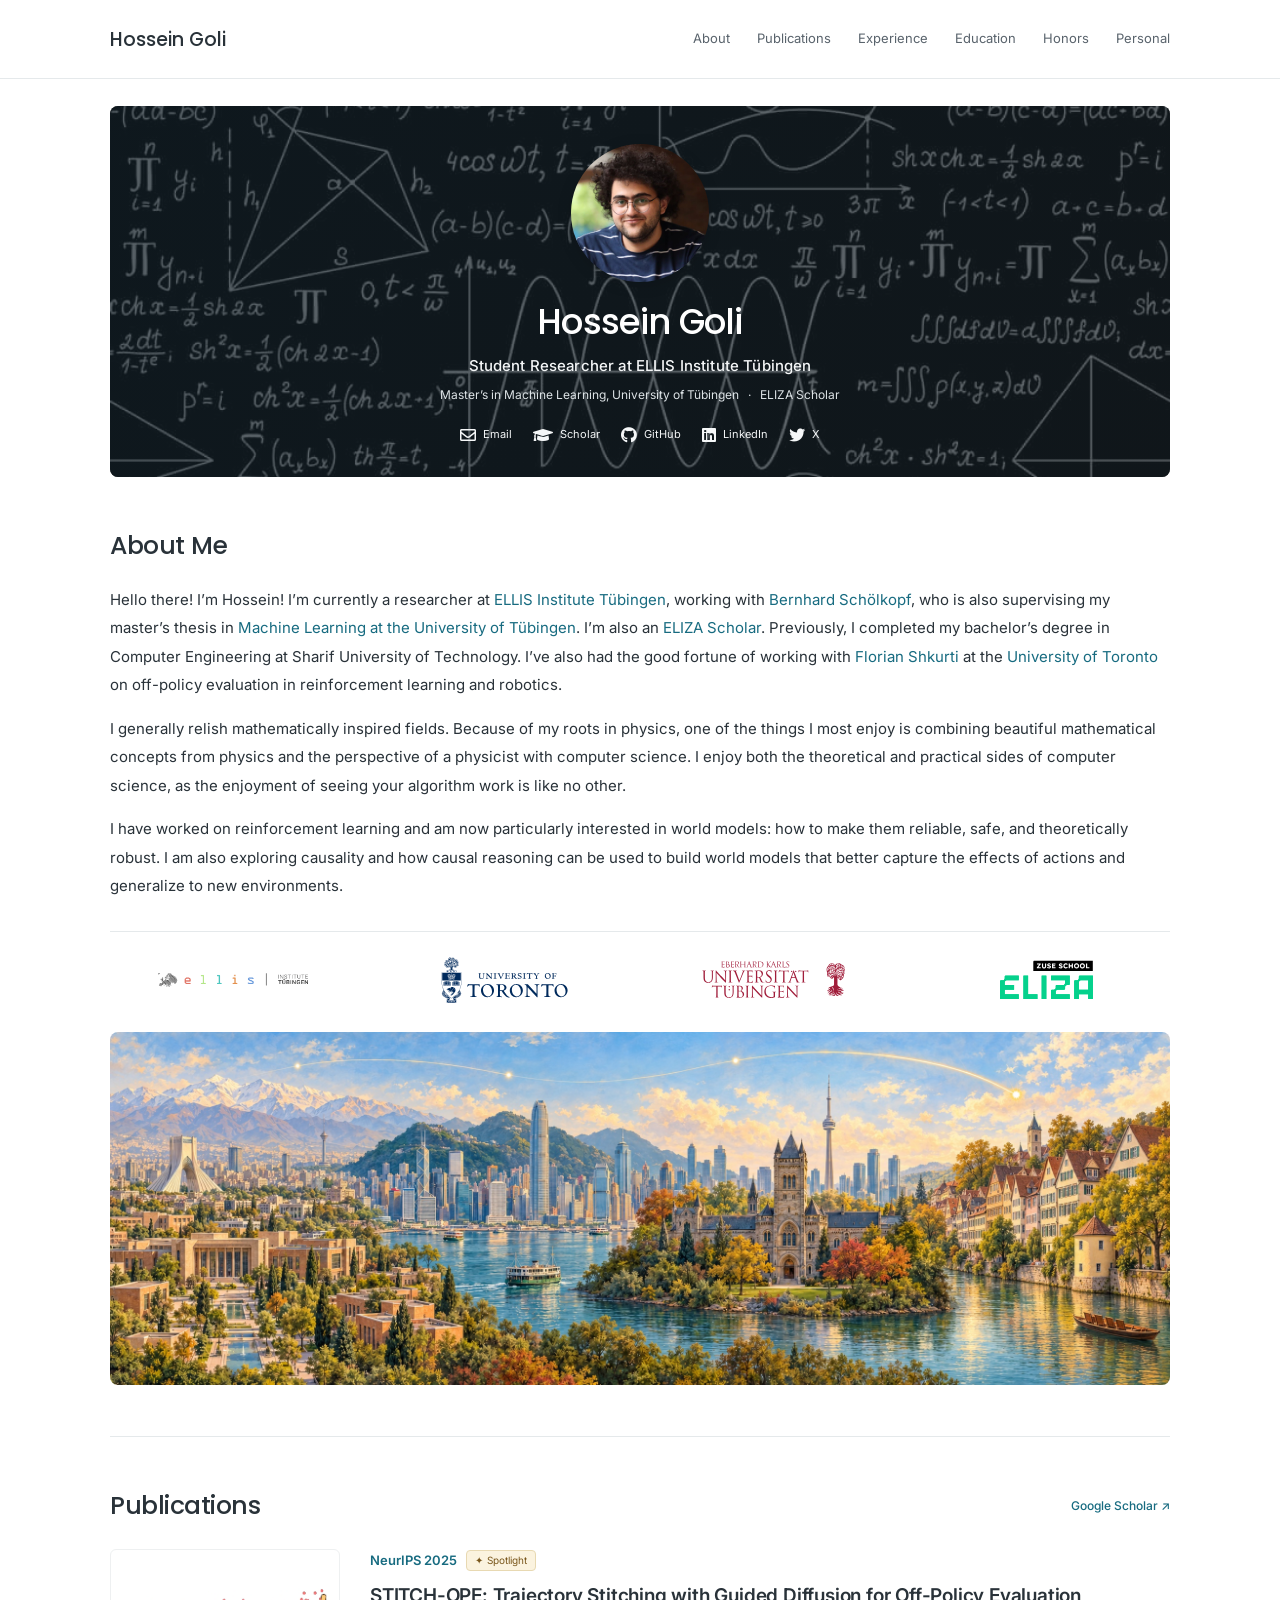
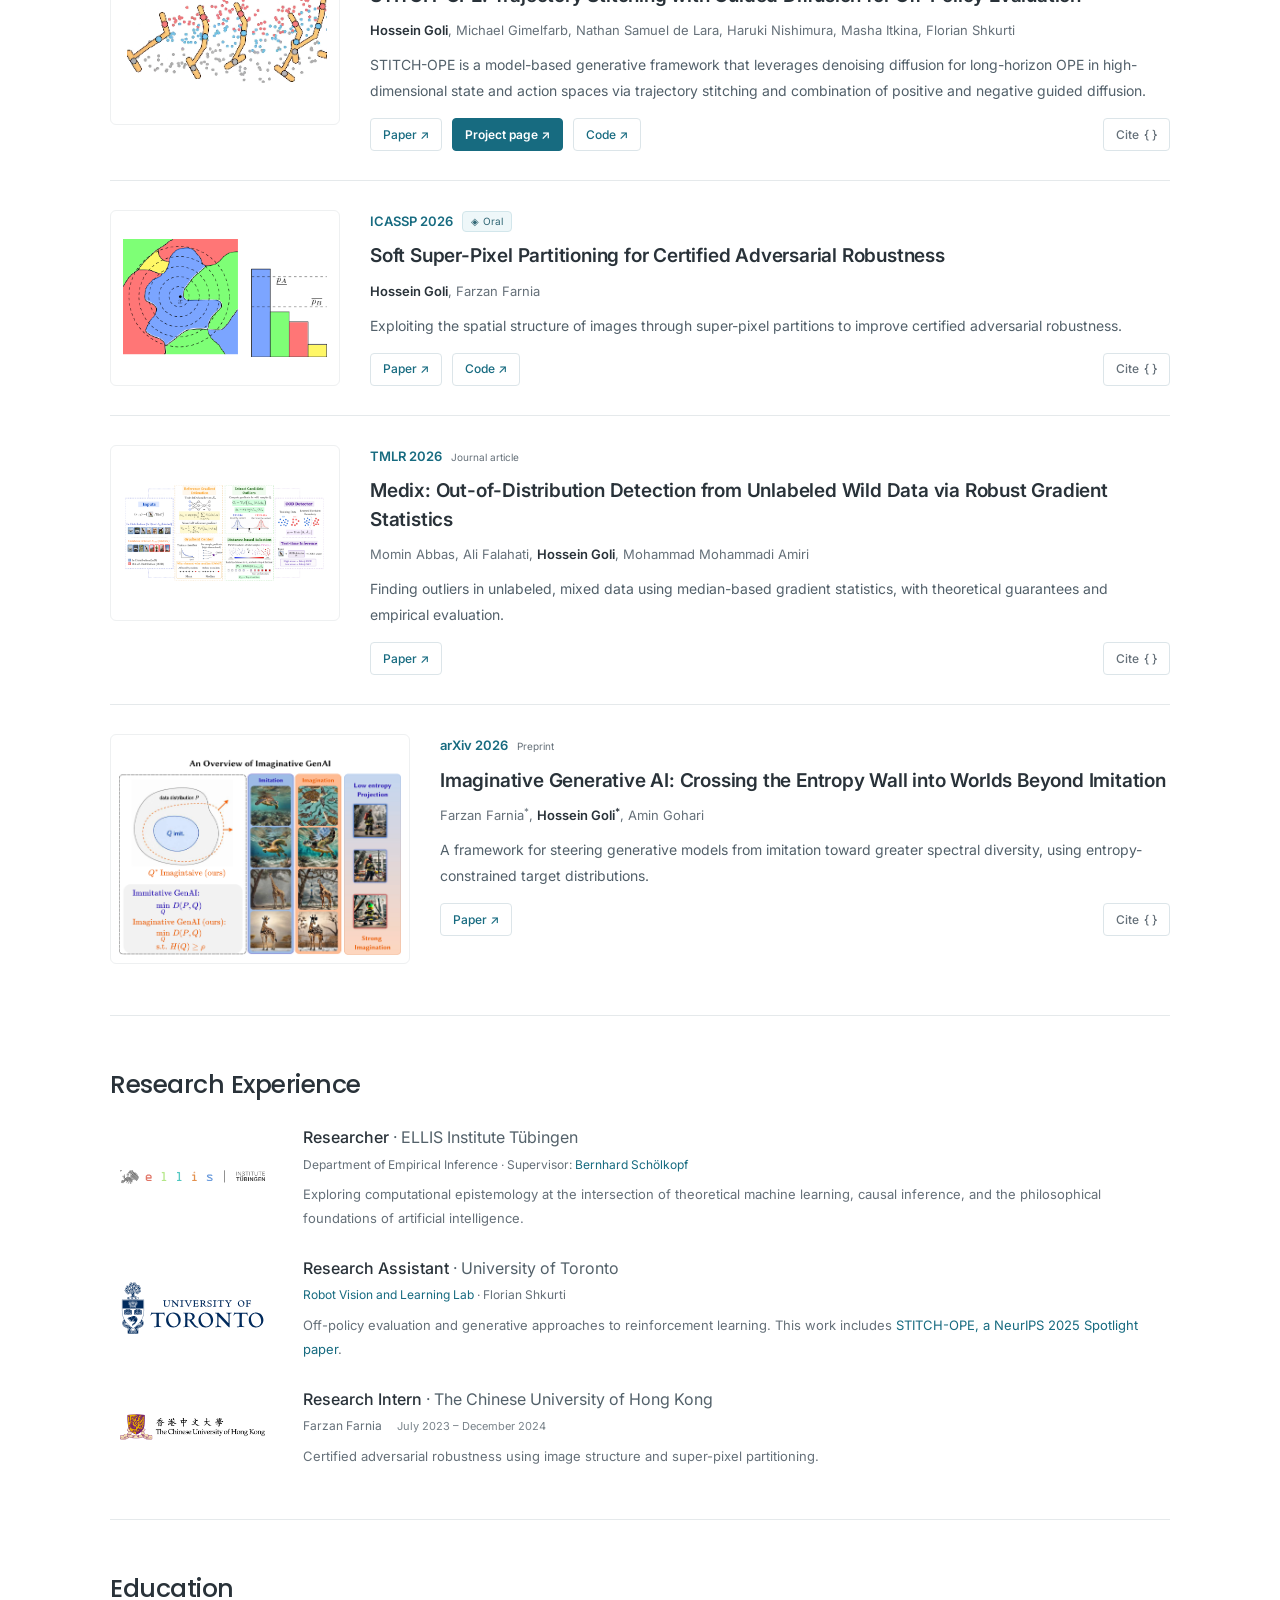
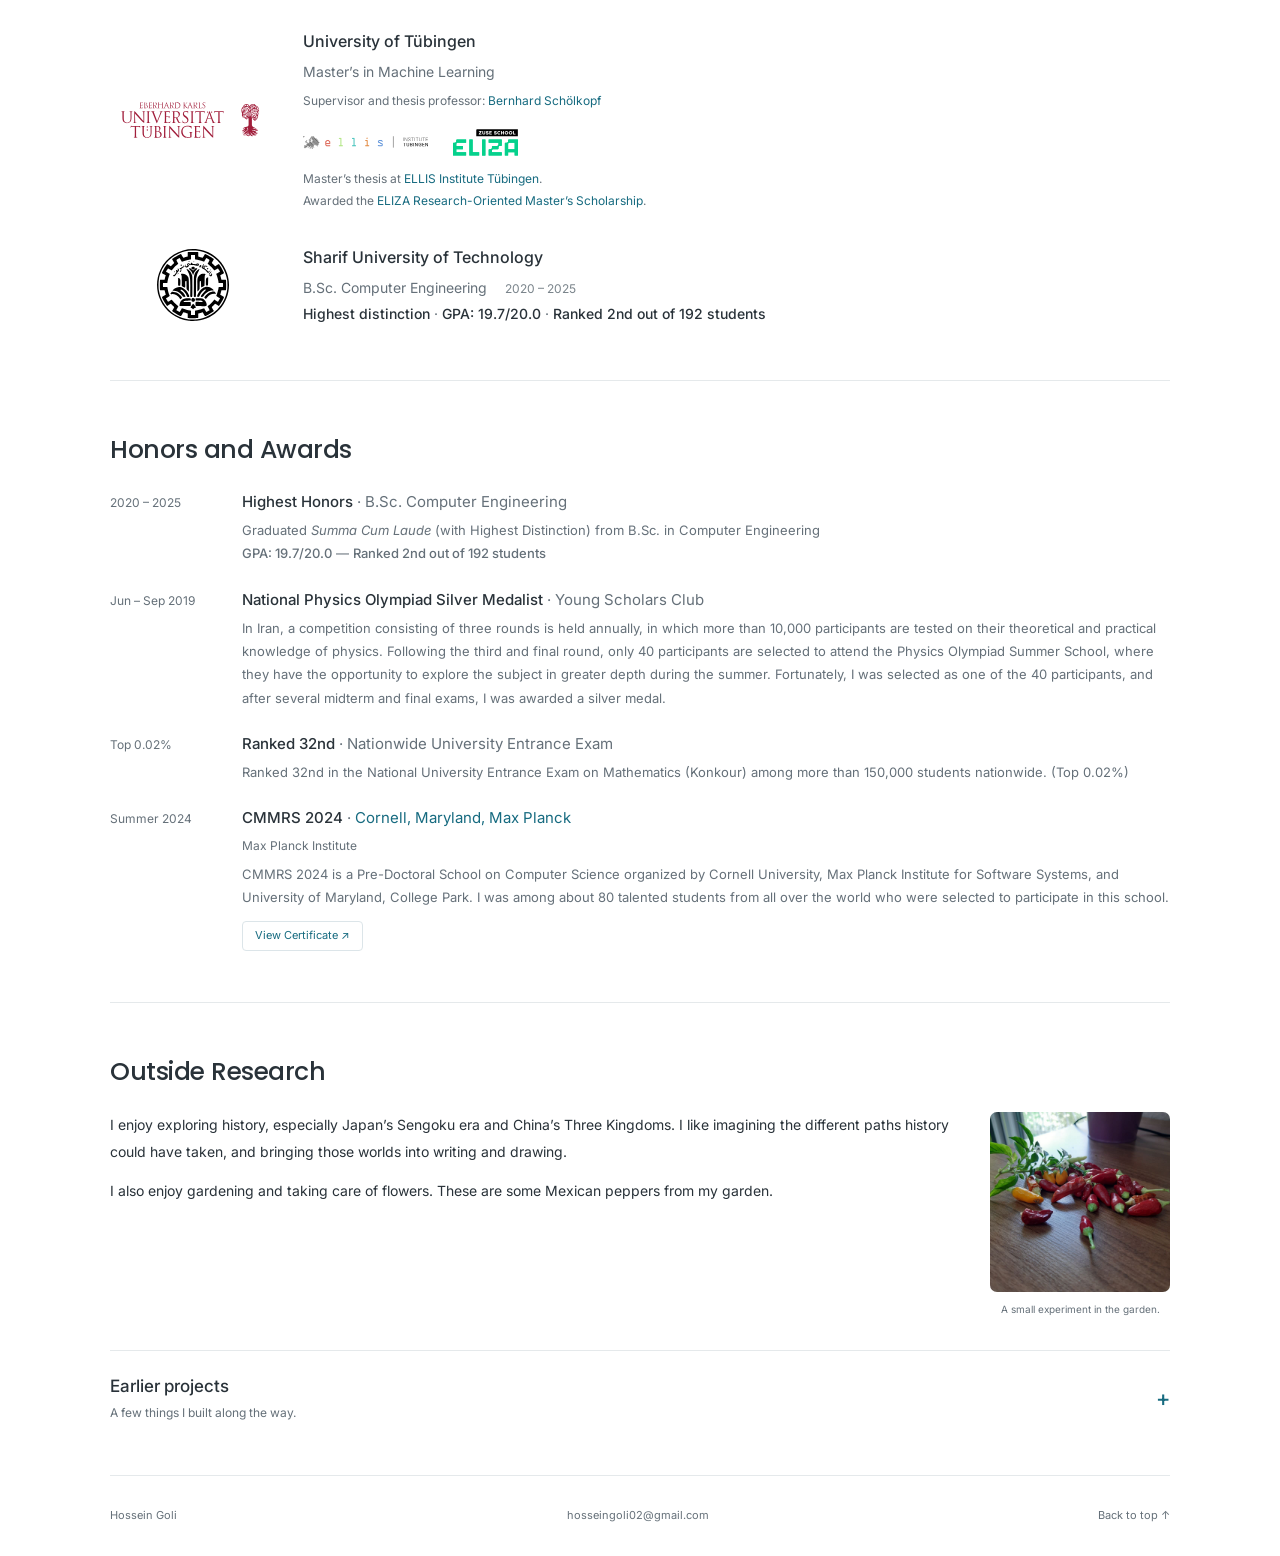
<file: index.html>
<!doctype html>
<html lang="en">
<head>
  <meta charset="utf-8">
  <meta name="viewport" content="width=device-width, initial-scale=1">
  <meta name="google-site-verification" content="JiIGxgBzDaIIcheO_4Y36lneiAfvYc4C6BI2XhHV5xU">
  <meta name="description" content="Hossein Goli —  researcher at ELLIS Institute Tübingen, exploring world models, causal reasoning, and reinforcement learning.">
  <meta name="theme-color" content="#ffffff">
  <meta property="og:title" content="Hossein Goli — Personal Website">
  <meta property="og:description" content="Hossein Goli — student researcher at ELLIS Institute Tübingen, exploring world models, causal reasoning, and reinforcement learning.">
  <meta property="og:type" content="website">
  <meta property="og:url" content="https://hgoli02.github.io/">
  <meta property="og:image" content="https://hgoli02.github.io/images/hossein-goli.jpeg">
  <link rel="canonical" href="https://hgoli02.github.io/">
  <title>Hossein Goli — Personal Website</title>
  <link rel="icon" type="image/svg+xml" href="images/favicon.svg?v=3">
  <link rel="preconnect" href="https://fonts.googleapis.com">
  <link rel="preconnect" href="https://fonts.gstatic.com" crossorigin>
  <link href="https://fonts.googleapis.com/css2?family=Inter:wght@400;500;600;700&family=Poppins:wght@400;500;600&display=swap" rel="stylesheet">
  <link rel="stylesheet" href="css/font-awesome/css/all.min.css">
  <link rel="stylesheet" href="css/main.css">
  <script src="scripts/design-mode.js"></script>
  <link rel="stylesheet" href="css/design-variants.css">
  <script src="scripts/main.js?v=2" defer></script>
</head>
<body id="top">
  <a class="skip-link" href="#main">Skip to content</a>
  <header class="site-header"><div class="header-inner shell">
    <a class="wordmark" href="#top">Hossein Goli</a>
    <nav class="site-nav" id="site-nav" aria-label="Main navigation"><a href="#about">About</a><a href="#publications">Publications</a><a href="#experience">Experience</a><a href="#background">Education</a><a href="#honors">Honors</a><a href="#hobbies">Personal</a></nav>
    <button class="menu-toggle" type="button" aria-expanded="false" aria-controls="site-nav" aria-label="Open navigation"><span></span><span></span></button>
  </div></header>
  <main id="main" class="shell">
    <section class="hero" id="intro" aria-labelledby="hero-title">
      <div class="hero-content">
        <img class="portrait" src="images/hossein-goli.jpeg" width="144" height="144" alt="Hossein Goli" fetchpriority="high">
        <h1 id="hero-title">Hossein Goli</h1>
        <p class="hero-subtitle"><a href="https://tuebingen.ellis.eu/en" target="_blank" rel="noopener">Student Researcher at ELLIS Institute Tübingen</a></p>
        <p class="hero-study">Master’s in Machine Learning, University of Tübingen <span aria-hidden="true">·</span> ELIZA Scholar</p>
        <nav class="social-links" aria-label="Contact and profile links">
          <a href="mailto:hosseingoli02@gmail.com"><i class="far fa-envelope" aria-hidden="true"></i><span>Email</span></a>
          <a href="https://scholar.google.com/citations?user=M0LAA-oAAAAJ&amp;hl=en" target="_blank" rel="noopener"><i class="fas fa-graduation-cap" aria-hidden="true"></i><span>Scholar</span></a>
          <a href="https://github.com/hgoli02" target="_blank" rel="noopener"><i class="fab fa-github" aria-hidden="true"></i><span>GitHub</span></a>
          <a href="https://www.linkedin.com/in/hosseingoli/" target="_blank" rel="noopener"><i class="fab fa-linkedin" aria-hidden="true"></i><span>LinkedIn</span></a>
          <a href="https://x.com/HogoGoli" target="_blank" rel="me noopener"><i class="fab fa-twitter" aria-hidden="true"></i><span>X</span></a>
        </nav>
      </div>
    </section>
    <section class="about-section section" id="about" aria-labelledby="about-title">
      <h2 id="about-title">About Me</h2>
<p>
  Hello there! I’m Hossein! I’m currently a researcher at
  <a href="https://tuebingen.ellis.eu/en" target="_blank" rel="noopener">ELLIS Institute Tübingen</a>,
  working with
  <a href="https://tuebingen.ellis.eu/en/people/bernhard-scholkopf" target="_blank" rel="noopener">Bernhard Schölkopf</a>,
  who is also supervising my master’s thesis in
  <a href="https://uni-tuebingen.de/en/140323" target="_blank" rel="noopener">Machine Learning at the University of Tübingen</a>.
  I’m also an <a href="https://eliza.school/" target="_blank" rel="noopener">ELIZA Scholar</a>.
  Previously, I completed my bachelor’s degree in Computer Engineering at Sharif University of Technology.
  I’ve also had the good fortune of working with
  <a href="https://www.cs.toronto.edu/~florian/" target="_blank" rel="noopener">Florian Shkurti</a>
  at the <a href="https://www.utoronto.ca/" target="_blank" rel="noopener">University of Toronto</a>
  on off-policy evaluation in reinforcement learning and robotics.
</p>      <p>I generally relish mathematically inspired fields. Because of my roots in physics, one of the things I most enjoy is combining beautiful mathematical concepts from physics and the perspective of a physicist with computer science. I enjoy both the theoretical and practical sides of computer science, as the enjoyment of seeing your algorithm work is like no other.</p>
      <p>I have worked on reinforcement learning and am now particularly interested in world models: how to make them reliable, safe, and theoretically robust. I am also exploring causality and how causal reasoning can be used to build world models that better capture the effects of actions and generalize to new environments.</p>
      <div class="affiliation-logos" aria-label="Research, education, and scholarship affiliations">
        <a href="https://tuebingen.ellis.eu/en" target="_blank" rel="noopener"><img src="images/affiliations/ellis-institute.webp" alt="ELLIS Institute Tübingen" width="150" height="48"></a>
        <a href="https://www.utoronto.ca/" target="_blank" rel="noopener"><img src="images/affiliations/university-toronto.svg" alt="University of Toronto" width="150" height="48"></a>
        <a href="https://uni-tuebingen.de/en/140323" target="_blank" rel="noopener"><img src="images/affiliations/university-tuebingen.svg" alt="University of Tübingen" width="150" height="48"></a>
        <a href="https://eliza.school/" target="_blank" rel="noopener"><img src="images/affiliations/eliza.svg" alt="Zuse School ELIZA" width="150" height="48"></a>
      </div>
      <figure class="journey-panorama">
        <a href="images/research-journey.jpg" target="_blank" rel="noopener" aria-label="View the research journey illustration at full size"><img src="images/research-journey.jpg" width="2172" height="724" alt="A painted journey from Tehran and Sharif through Hong Kong and the University of Toronto to Tübingen’s Neckarfront, linked by a delicate golden trail across the sky." loading="lazy" decoding="async"></a>
      </figure>
    </section>
    <section class="research-section section" id="publications" aria-labelledby="research-title">
      <div class="section-heading"><h2 id="research-title">Publications</h2><a class="text-link" href="https://scholar.google.com/citations?user=M0LAA-oAAAAJ&amp;hl=en" target="_blank" rel="noopener">Google Scholar ↗</a></div>
      <div class="paper-list">
        <article class="paper paper-featured" id="stitch-ope" aria-labelledby="stitch-title">
          <a class="paper-visual" href="https://stitch-ope.github.io/" target="_blank" rel="noopener" aria-label="STITCH-OPE project page"><span class="paper-number" aria-hidden="true">01</span><img src="images/r2.png" width="480" height="275" alt="Guided diffusion joining partial trajectories into longer trajectories" loading="lazy"><span class="visual-caption">GUIDED DIFFUSION × POLICY EVALUATION</span></a>
          <div class="paper-content"><div class="paper-meta"><span class="venue">NeurIPS 2025</span><span class="distinction"><span aria-hidden="true">✦</span> Spotlight</span></div><h3 id="stitch-title"><a href="https://arxiv.org/abs/2505.20781" target="_blank" rel="noopener">STITCH-OPE: Trajectory Stitching with Guided Diffusion for Off-Policy Evaluation</a></h3><p class="authors"><strong>Hossein Goli</strong>, Michael Gimelfarb, Nathan Samuel de Lara, Haruki Nishimura, Masha Itkina, Florian Shkurti</p><p class="paper-summary">STITCH-OPE is a model-based generative framework that leverages denoising diffusion for long-horizon OPE in high-dimensional state and action spaces via trajectory stitching and combination of positive and negative guided diffusion.</p><div class="paper-links"><a href="https://arxiv.org/abs/2505.20781" target="_blank" rel="noopener">Paper ↗</a><a class="project-page-link" href="https://stitch-ope.github.io/" target="_blank" rel="noopener">Project page ↗</a><a href="https://github.com/STITCH-OPE/stitch-ope" target="_blank" rel="noopener">Code ↗</a><button class="cite-button" type="button" data-citation="stitch">Cite <span aria-hidden="true">{ }</span></button></div></div>
        </article>
        <article class="paper" id="soft-superpixels" aria-labelledby="robustness-title">
          <a class="paper-visual" href="https://www.cmsworkshops.com/ICASSP2026/view_paper.php?PaperNum=15790&amp;bare=1" target="_blank" rel="noopener" aria-label="Soft Super-Pixel Partitioning ICASSP paper"><span class="paper-number" aria-hidden="true">02</span><img src="images/r1.png" width="480" height="275" alt="Partition-based smoothing illustration with superpixel regions and robustness bounds" loading="lazy"><span class="visual-caption">SPATIAL STRUCTURE × CERTIFIED ROBUSTNESS</span></a>
          <div class="paper-content"><div class="paper-meta"><span class="venue">ICASSP 2026</span><span class="distinction distinction-oral"><span aria-hidden="true">◈</span> Oral</span></div><h3 id="robustness-title"><a href="https://www.cmsworkshops.com/ICASSP2026/view_paper.php?PaperNum=15790&amp;bare=1" target="_blank" rel="noopener">Soft Super-Pixel Partitioning for Certified Adversarial Robustness</a></h3><p class="authors"><strong>Hossein Goli</strong>, Farzan Farnia</p><p class="paper-summary">Exploiting the spatial structure of images through super-pixel partitions to improve certified adversarial robustness.</p><div class="paper-links"><a href="https://www.cmsworkshops.com/ICASSP2026/view_paper.php?PaperNum=15790&amp;bare=1" target="_blank" rel="noopener">Paper ↗</a><a href="https://github.com/hgoli02/SoftSuperpixels" target="_blank" rel="noopener">Code ↗</a><button class="cite-button" type="button" data-citation="superpixels">Cite <span aria-hidden="true">{ }</span></button></div></div>
        </article>
        <article class="paper" id="medix" aria-labelledby="medix-title">
          <a class="paper-visual" href="https://arxiv.org/abs/2510.06505" target="_blank" rel="noopener" aria-label="Read Medix"><span class="paper-number" aria-hidden="true">03</span><img src="images/medix-teaser.png" width="2744" height="1302" alt="Medix pipeline: reference gradients, robust median statistics, candidate outliers, and an out-of-distribution detector" loading="lazy"><span class="visual-caption">ROBUST STATISTICS × OOD DETECTION</span></a>
          <div class="paper-content"><div class="paper-meta"><span class="venue">TMLR 2026</span><span class="paper-type">Journal article</span></div><h3 id="medix-title"><a href="https://arxiv.org/abs/2510.06505" target="_blank" rel="noopener">Medix: Out-of-Distribution Detection from Unlabeled Wild Data via Robust Gradient Statistics</a></h3><p class="authors">Momin Abbas, Ali Falahati, <strong>Hossein Goli</strong>, Mohammad Mohammadi Amiri</p><p class="paper-summary">Finding outliers in unlabeled, mixed data using median-based gradient statistics, with theoretical guarantees and empirical evaluation.</p><div class="paper-links"><a href="https://arxiv.org/abs/2510.06505" target="_blank" rel="noopener">Paper ↗</a><button class="cite-button" type="button" data-citation="medix">Cite <span aria-hidden="true">{ }</span></button></div></div>
        </article>
        <article class="paper paper-wide-visual" id="imaginative-ai" aria-labelledby="imaginative-title">
          <a class="paper-visual" href="https://arxiv.org/abs/2608.09385" target="_blank" rel="noopener" aria-label="Read Imaginative Generative AI"><span class="paper-number" aria-hidden="true">04</span><img src="images/imaginative-ai-teaser.png" width="1225" height="920" alt="Imaginative Generative AI framework comparing imitation, imagination, and diversity in generated images" loading="lazy"><span class="visual-caption">GENERATIVE MODELS × SPECTRAL DIVERSITY</span></a>
          <div class="paper-content"><div class="paper-meta"><span class="venue">arXiv 2026</span><span class="paper-type">Preprint</span></div><h3 id="imaginative-title"><a href="https://arxiv.org/abs/2608.09385" target="_blank" rel="noopener">Imaginative Generative AI: Crossing the Entropy Wall into Worlds Beyond Imitation</a></h3><p class="authors">Farzan Farnia<sup>*</sup>, <strong>Hossein Goli<sup>*</sup></strong>, Amin Gohari</p><p class="paper-summary">A framework for steering generative models from imitation toward greater spectral diversity, using entropy-constrained target distributions.</p><div class="paper-links"><a href="https://arxiv.org/abs/2608.09385" target="_blank" rel="noopener">Paper ↗</a><button class="cite-button" type="button" data-citation="imaginative">Cite <span aria-hidden="true">{ }</span></button></div></div>
        </article>
      </div>

    </section>
    <section class="experience-section section" id="experience" aria-labelledby="experience-title">
      <h2 id="experience-title">Research Experience</h2>
      <div class="experience-list">
        <article class="experience-row"><a class="institution-logo" href="https://tuebingen.ellis.eu/en" target="_blank" rel="noopener"><img src="images/affiliations/ellis-institute.webp" width="145" height="65" alt="ELLIS Institute Tübingen" loading="lazy"></a><div><h3> Researcher <span>· ELLIS Institute Tübingen</span></h3><p class="experience-lab">Department of Empirical Inference · Supervisor: <a href="https://tuebingen.ellis.eu/en/people/bernhard-scholkopf" target="_blank" rel="noopener">Bernhard Schölkopf</a></p><p>Exploring computational epistemology at the intersection of theoretical machine learning, causal inference, and the philosophical foundations of artificial intelligence.</p></div></article>
        <article class="experience-row"><a class="institution-logo" href="https://www.utoronto.ca/" target="_blank" rel="noopener"><img src="images/affiliations/university-toronto.svg" width="145" height="65" alt="University of Toronto" loading="lazy"></a><div><h3>Research Assistant <span>· University of Toronto</span></h3><p class="experience-lab"><a href="https://rvl.cs.toronto.edu/" target="_blank" rel="noopener">Robot Vision and Learning Lab</a> · Florian Shkurti</p><p>Off-policy evaluation and generative approaches to reinforcement learning. This work includes <a href="#stitch-ope">STITCH-OPE, a NeurIPS 2025 Spotlight paper</a>.</p></div></article>
        <article class="experience-row"><a class="institution-logo" href="https://www.cuhk.edu.hk/" target="_blank" rel="noopener"><img src="images/affiliations/cuhk.png" width="145" height="65" alt="The Chinese University of Hong Kong" loading="lazy"></a><div><h3>Research Intern <span>· The Chinese University of Hong Kong</span></h3><p class="experience-lab">Farzan Farnia <span class="experience-date">July 2023 – December 2024</span></p><p>Certified adversarial robustness using image structure and super-pixel partitioning.</p></div></article>
      </div>
    </section>
    <section class="education-section section" id="background" aria-labelledby="education-title">
      <h2 id="education-title">Education</h2>
      <div class="education-list">
        <article class="education-row"><a class="institution-logo" href="https://uni-tuebingen.de/en/140323" target="_blank" rel="noopener"><img src="images/affiliations/university-tuebingen.svg" width="145" height="65" alt="University of Tübingen" loading="lazy"></a><div><h3>University of Tübingen</h3><p>Master’s in Machine Learning</p>
          <p class="education-supervisor">Supervisor and thesis professor: <a href="https://tuebingen.ellis.eu/en/people/bernhard-scholkopf" target="_blank" rel="noopener">Bernhard Schölkopf</a></p>
          <div class="education-affiliations" aria-label="Master’s research and scholarship affiliations">
            <a href="https://tuebingen.ellis.eu/en" target="_blank" rel="noopener"><img class="education-ellis-logo" src="images/affiliations/ellis-institute.webp" width="125" height="33" alt="ELLIS Institute Tübingen" loading="lazy"></a>
            <a href="https://eliza.school/" target="_blank" rel="noopener"><img src="images/affiliations/eliza.svg" width="75" height="33" alt="Zuse School ELIZA" loading="lazy"></a>
          </div>
          <p class="education-affiliation-note">Master’s thesis at <a href="https://tuebingen.ellis.eu/en" target="_blank" rel="noopener">ELLIS Institute Tübingen</a>.<br>Awarded the <a href="https://eliza.school/" target="_blank" rel="noopener">ELIZA Research-Oriented Master’s Scholarship</a>.</p></div></article>
        <article class="education-row"><a class="institution-logo sharif-logo" href="https://www.sharif.ir/" target="_blank" rel="noopener"><img src="images/affiliations/sharif.svg" width="72" height="72" alt="Sharif University of Technology" loading="lazy"></a><div><h3>Sharif University of Technology</h3><p>B.Sc. Computer Engineering <span class="education-date">2020 – 2025</span></p><p class="education-distinction"><span data-nosnippet><strong>Highest distinction</strong> · <strong>GPA: 19.7/20.0</strong> · <strong>Ranked 2nd out of 192 students</strong></span></p></div></article>
      </div>
    </section>
    <section class="honors-section section" id="honors" aria-labelledby="honors-title">
      <h2 id="honors-title">Honors and Awards</h2>
      <div class="honors-list" data-nosnippet>
        <article class="honor"><span class="honor-year">2020 – 2025</span><div><h3>Highest Honors <span>· B.Sc. Computer Engineering</span></h3><p>Graduated <em>Summa Cum Laude</em> (with Highest Distinction) from B.Sc. in Computer Engineering<br><strong>GPA: 19.7/20.0</strong> — <strong>Ranked 2nd out of 192 students</strong></p></div></article>
        <article class="honor"><span class="honor-year">Jun – Sep 2019</span><div><h3>National Physics Olympiad Silver Medalist <span>· Young Scholars Club</span></h3><p>In Iran, a competition consisting of three rounds is held annually, in which more than 10,000 participants are tested on their theoretical and practical knowledge of physics. Following the third and final round, only 40 participants are selected to attend the Physics Olympiad Summer School, where they have the opportunity to explore the subject in greater depth during the summer. Fortunately, I was selected as one of the 40 participants, and after several midterm and final exams, I was awarded a silver medal.</p></div></article>
        <article class="honor"><span class="honor-year">Top 0.02%</span><div><h3>Ranked 32nd <span>· Nationwide University Entrance Exam</span></h3><p>Ranked 32nd in the National University Entrance Exam on Mathematics (Konkour) among more than 150,000 students nationwide. (Top 0.02%)</p></div></article>
        <article class="honor"><span class="honor-year">Summer 2024</span><div><h3>CMMRS 2024 <span>· <a href="https://cmmrs.mpi-sws.org/" target="_blank" rel="noopener">Cornell, Maryland, Max Planck</a></span></h3><p class="honor-location">Max Planck Institute</p><p>CMMRS 2024 is a Pre-Doctoral School on Computer Science organized by Cornell University, Max Planck Institute for Software Systems, and University of Maryland, College Park. I was among about 80 talented students from all over the world who were selected to participate in this school.</p><a class="certificate-link" href="https://drive.google.com/file/d/16ekWHy3Iwi5sma4A84y0fx3NFPo0s_Sz/view?usp=sharing" target="_blank" rel="noopener">View Certificate ↗</a></div></article>
      </div>
    </section>
    <section class="personal-section section" id="hobbies" aria-labelledby="personal-title"><h2 id="personal-title">Outside Research</h2><div class="personal-layout"><div><p>I enjoy exploring history, especially Japan’s Sengoku era and China’s Three Kingdoms. I like imagining the different paths history could have taken, and bringing those worlds into writing and drawing.</p><p>I also enjoy gardening and taking care of flowers. These are some Mexican peppers from my garden.</p></div><figure><img src="images/mexico.png" width="180" height="180" alt="Mexican peppers from Hossein’s garden" loading="lazy"><figcaption>A small experiment in the garden.</figcaption></figure></div>
      <details class="project-details" id="coursework"><summary><span>Earlier projects<span class="summary-detail">A few things I built along the way.</span></span><span class="expand-mark" aria-hidden="true">+</span></summary><div class="project-grid"><article><img src="images/c1.png" width="440" height="250" alt="Computer vision segmentation results" loading="lazy"><h3>Computer vision &amp; Tiny-NeRF</h3><p>Graph-based image segmentation with superpixels, plus a compact neural radiance field implementation.</p><div class="paper-links"><a href="https://github.com/hgoli02/Computer-Vision-Project/tree/master" target="_blank" rel="noopener">Code ↗</a><a href="https://drive.google.com/file/d/1CR9wnSu_XvaSnVe2yInE3fyfTQPRT-1K/view?usp=sharing" target="_blank" rel="noopener">Report ↗</a></div></article><article><img src="images/c3.png" width="440" height="250" alt="Distributed message queue project" loading="lazy"><h3>A message queue, from scratch</h3><p>A distributed, fault-tolerant messaging system with Docker, inspired by Kafka.</p><div class="paper-links"><a href="https://github.com/hgoli02/System-Analysis-Design-Project" target="_blank" rel="noopener">Code ↗</a></div></article><article><img src="images/c4.png" width="440" height="250" alt="YuGiOh game interface" loading="lazy"><h3>YuGiOh in Java</h3><p>Game logic, a graphical interface, and peer-to-peer multiplayer. Built as a course project.</p><div class="paper-links"><a href="https://github.com/Advanced-Programming-2021/project-team-01" target="_blank" rel="noopener">Code ↗</a><a href="https://www.youtube.com/watch?v=JjeMkfYHdVU" target="_blank" rel="noopener">Trailer ↗</a></div></article></div></details>
    </section>
  </main>
  <footer class="site-footer shell"><span>Hossein Goli</span><a href="mailto:hosseingoli02@gmail.com">hosseingoli02@gmail.com</a><a href="#top">Back to top ↑</a></footer>
  <dialog id="citation-dialog" aria-labelledby="citation-title"><div class="dialog-header"><h2 id="citation-title">Cite this work</h2><button class="dialog-close" type="button" aria-label="Close citation">×</button></div><pre><code id="citation-text"></code></pre><div class="dialog-footer"><p id="copy-status" role="status" aria-live="polite"></p><button class="button" type="button" id="copy-citation">Copy BibTeX</button></div></dialog>
</body>
</html>
</file>
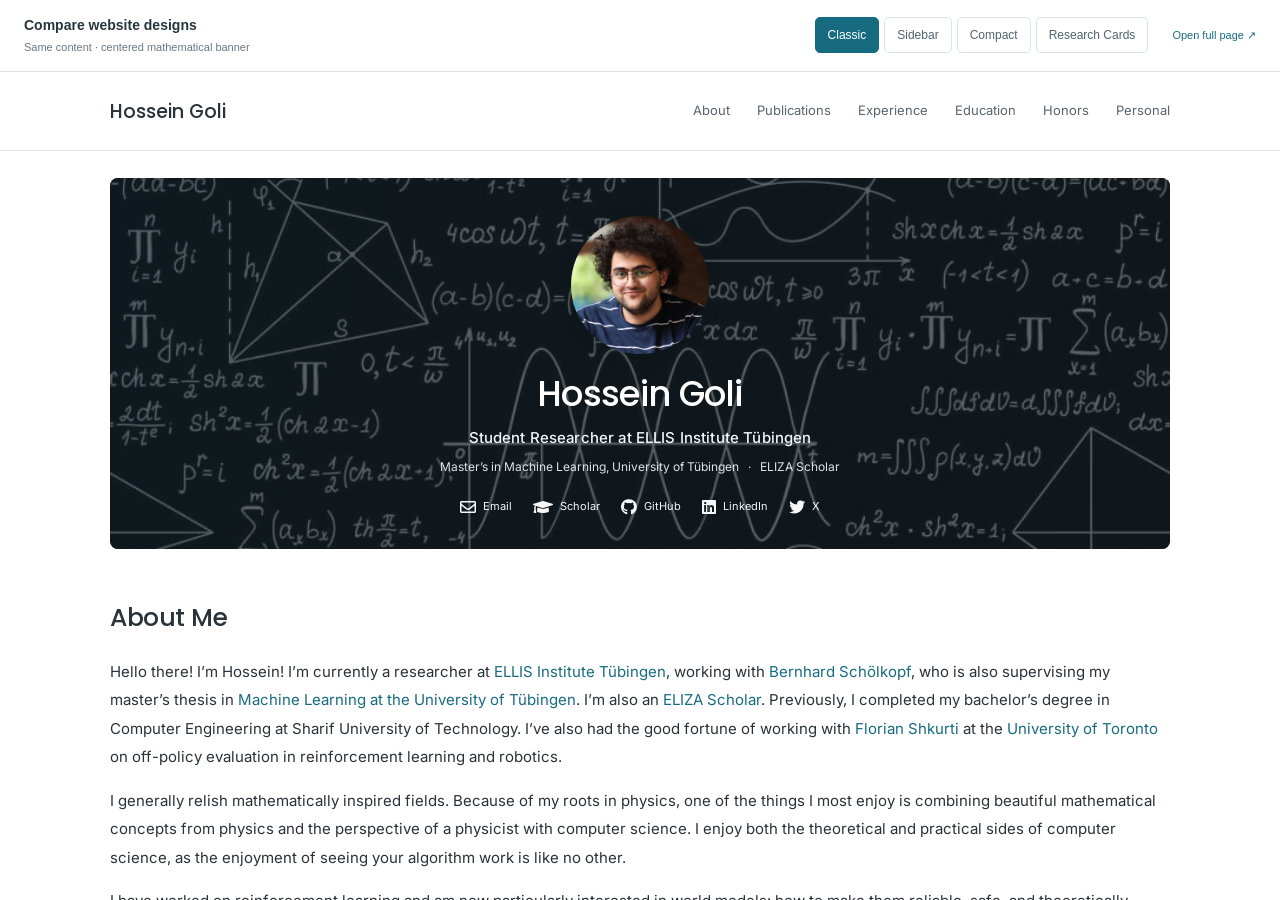
<file: design-preview.html>
<!doctype html>
<html lang="en">
<head>
  <meta charset="utf-8">
  <meta name="viewport" content="width=device-width,initial-scale=1">
  <meta name="robots" content="noindex,nofollow">
  <title>Hossein Goli — Compare Website Designs</title>
  <link rel="icon" type="image/svg+xml" href="images/favicon.svg?v=3">
  <style>
    *{box-sizing:border-box}html,body{margin:0;height:100%;color:#27353d;background:#f3f5f6;font:14px/1.5 -apple-system,BlinkMacSystemFont,"Segoe UI",sans-serif}body{height:100vh;height:100dvh;display:grid;grid-template-rows:auto minmax(0,1fr)}.review-header{display:flex;align-items:center;flex-wrap:wrap;justify-content:space-between;gap:12px 24px;padding:15px 24px;background:#fff;border-bottom:1px solid #dce3e7}.review-intro{flex:1;min-width:180px}.review-title{font-size:14px;font-weight:600;margin:0}.review-subtitle{font-size:11px;color:#6b7882;margin:3px 0 0}.choices{display:flex;flex-shrink:0;gap:5px;flex-wrap:wrap}.choices button{font-family:inherit;font-size:12px;font-weight:500;line-height:1.5;padding:8px 12px;border:1px solid #dce3e7;background:#fff;color:#52636e;border-radius:5px;cursor:pointer;min-height:36px}.choices button[aria-pressed="true"]{color:#fff;background:#176b80;border-color:#176b80}.choices button:hover{border-color:#176b80}.choices button:focus-visible,a:focus-visible{outline:2px solid #176b80;outline-offset:3px}.full-page{font-size:11px;color:#176b80;text-decoration:none;white-space:nowrap}.preview-surface{min-height:0;background:#fff}.preview-frame{width:100%;height:100%;border:0;display:block}@media(max-width:620px){.review-header{padding:12px 15px;gap:10px}.review-intro{flex:1;min-width:0}.choices{order:3;width:100%}.choices button{flex:1;padding:9px 8px;font-size:11px}.full-page{font-size:10px}.review-subtitle{font-size:10px}}
  </style>
  <script src="scripts/design-review.js" defer></script>
</head>
<body>
  <header class="review-header">
    <div class="review-intro"><h1 class="review-title">Compare website designs</h1><p class="review-subtitle" id="design-description" aria-live="polite">Same content · centered mathematical banner</p></div>
    <nav class="choices" aria-label="Choose a website design">
      <button type="button" data-design="classic" aria-pressed="true">Classic</button>
      <button type="button" data-design="sidebar" aria-pressed="false">Sidebar</button>
      <button type="button" data-design="compact" aria-pressed="false">Compact</button>
      <button type="button" data-design="cards" aria-pressed="false">Research Cards</button>
    </nav>
    <a class="full-page" id="open-design" href="index.html?design=classic" target="_blank" rel="noopener">Open full page ↗</a>
  </header>
  <main class="preview-surface"><iframe class="preview-frame" id="design-frame" src="index.html?design=classic" title="Classic website design"></iframe></main>
</body>
</html>
</file>
<file: css/main.css>
:root { color-scheme:light; --ink:#293239; --muted:#657079; --line:#e5e9eb; --accent:#176b80; --accent-soft:#eef6f8; --font:"Inter",-apple-system,BlinkMacSystemFont,"Segoe UI",sans-serif; --heading:"Poppins",var(--font); }
* { box-sizing:border-box; }
html { scroll-behavior:smooth; scroll-padding-top:100px; }
body { margin:0; color:var(--ink); background:#fff; font:16px/1.8 var(--font); -webkit-font-smoothing:antialiased; }
::selection { background:#d8eaf0; }
h1,h2,h3,p { margin:0; }
a { color:var(--accent); text-decoration:none; }
a:hover { text-decoration:underline; text-underline-offset:3px; }
button { font:inherit; cursor:pointer; }
a,button,summary { touch-action:manipulation; -webkit-tap-highlight-color:transparent; }
a:focus-visible,button:focus-visible,summary:focus-visible { outline:2px solid var(--accent); outline-offset:5px; }
img { display:block; max-width:100%; }
.shell { width:min(1060px,calc(100% - 80px)); margin-inline:auto; }
.skip-link { position:fixed; z-index:30; top:10px; left:10px; padding:8px 18px; color:#fff; background:var(--accent); transform:translateY(-160%); }
.skip-link:focus { transform:translateY(0); }
.site-header { position:sticky; top:0; z-index:10; background:#fffffff5; border-bottom:1px solid var(--line); backdrop-filter:blur(12px); }
.header-inner { display:flex; align-items:center; justify-content:space-between; gap:25px; min-height:78px; }
.wordmark { font:500 19px var(--heading); color:var(--ink); }
.wordmark:hover { text-decoration:none; }
.site-nav { display:flex; align-items:center; gap:27px; }
.site-nav a { font-size:13px; color:#59636c; }
.site-nav a:hover { color:var(--accent); text-decoration:none; }
.menu-toggle { display:none; width:40px; height:40px; border:1px solid var(--line); border-radius:5px; background:#fff; padding:9px; }
.menu-toggle span { width:19px; height:1px; background:var(--ink); }
.hero { position:relative; margin-top:27px; padding:38px 25px 32px; border-radius:8px; overflow:hidden; text-align:center; color:#fff; background:#20282b url('../images/header-background.jpg') center / cover no-repeat; }
.hero::before { content:""; position:absolute; inset:0; background:linear-gradient(110deg,#142129b8,#172026b0); }
.hero-content { position:relative; }
.portrait { width:138px; height:138px; object-fit:cover; border:0; border-radius:50%; margin-inline:auto; box-shadow:0 3px 15px #0002; }
.hero h1 { font:500 35px/1.3 var(--heading); margin-top:17px; letter-spacing:-.7px; }
.hero-subtitle { font-size:15px; font-weight:500; margin-top:7px; color:#f4f6f7; letter-spacing:.15px; }
.hero-subtitle a { color:inherit; }
.hero-study { font-size:12px; color:#dde3e6; margin-top:5px; }
.hero-study > span { margin-inline:6px; }
.social-links { display:flex; justify-content:center; flex-wrap:wrap; gap:21px; margin-top:20px; }
.social-links a { display:inline-flex; align-items:center; gap:7px; color:#f5f7f8; font-size:11px; }
.social-links i { font-size:16px; }
.social-links a:hover { color:#fff; text-decoration:underline; }
.hero-cv { display:inline-flex; align-items:center; gap:17px; color:#fff; border:1px solid #ffffff80; border-radius:5px; padding:6px 16px; margin-top:20px; font-size:11px; transition:background .2s; }
.hero-cv:hover { color:#fff; background:#ffffff16; text-decoration:none; }
.section { padding-block:51px; border-bottom:1px solid var(--line); }
.section > h2,.section-heading h2 { font:500 25px/1.4 var(--heading); letter-spacing:-.5px; }
.section > h2 { margin-bottom:23px; }
.section-heading { display:flex; align-items:center; justify-content:space-between; gap:20px; margin-bottom:26px; }
.text-link { display:inline-flex; align-items:center; gap:7px; font-size:12px; font-weight:500; }
.about-section p { font-size:15px; line-height:1.9; }
.about-section p + p { margin-top:15px; }
.about-section strong { font-weight:500; }
.affiliation-logos { display:grid; grid-template-columns:repeat(4,minmax(0,1fr)); gap:25px; margin-top:30px; padding-top:24px; border-top:1px solid var(--line); }
.affiliation-logos > a { display:flex; flex-direction:column; align-items:center; gap:11px; color:var(--muted); font-size:11px; text-align:center; }
.affiliation-logos img { object-fit:contain; width:150px; max-width:100%; height:48px; }
.affiliation-logos > a:last-child img { width:95px; }
.journey-panorama { width:100%; margin:28px auto 0; }
.journey-panorama a { display:block; border-radius:8px; cursor:zoom-in; }
.journey-panorama img { width:100%; height:auto; border-radius:8px; }
.paper-list { display:grid; gap:29px; }
.paper { display:grid; grid-template-columns:230px minmax(0,1fr); gap:30px; padding-bottom:29px; border-bottom:1px solid var(--line); }
.paper:last-child { padding-bottom:0; border-bottom:0; }
.paper-visual { align-self:start; display:block; background:#fff; border:1px solid #eef0f1; border-radius:6px; padding:12px; overflow:hidden; }
.paper-visual img { width:100%; height:150px; object-fit:contain; }
.paper-wide-visual { grid-template-columns:300px minmax(0,1fr); }
.paper-wide-visual .paper-visual { padding:8px; }
.paper-wide-visual .paper-visual img { height:auto; }
.paper-number,.visual-caption { display:none; }
.paper-content { min-width:0; }
.paper-meta { display:flex; align-items:center; flex-wrap:wrap; gap:9px; margin-bottom:9px; }
.venue { font-size:13px; font-weight:600; color:var(--accent); }
.distinction { display:inline-flex; align-items:center; gap:4px; font-size:10px; line-height:1.7; padding:1px 8px; color:#79561b; background:#fbf3df; border:1px solid #e8d9b2; border-radius:4px; }
.distinction-oral { color:#306674; background:#eef7f9; border-color:#d2e6eb; }
.paper-type { color:var(--muted); font-size:10px; }
.paper h3 { font:600 19px/1.5 var(--font); letter-spacing:-.2px; margin-bottom:8px; }
.paper h3 a { color:var(--ink); }
.paper h3 a:hover { color:var(--accent); text-decoration:none; }
.authors { color:var(--muted); font-size:13px; line-height:1.85; }
.authors strong { color:var(--ink); font-weight:600; }
.authors sup { font-size:.75em; line-height:0; vertical-align:super; }
.paper-summary { color:#52606a; font-size:14px; line-height:1.85; margin-top:10px; }
.paper-links { display:flex; align-items:center; flex-wrap:wrap; gap:10px; margin-top:14px; }
.paper-links > a,.cite-button { display:inline-flex; align-items:center; justify-content:center; min-height:33px; padding:4px 12px; border:1px solid #dce5e9; border-radius:4px; font:500 12px/1.8 var(--font); color:var(--accent); background:#fff; transition:background .15s,border-color .15s; }
.paper-links > a:hover,.cite-button:hover { background:var(--accent-soft); border-color:#b9d0d8; text-decoration:none; }
.paper-links .project-page-link { color:#fff; background:var(--accent); border-color:var(--accent); font-weight:600; }
.paper-links .project-page-link:hover { color:#fff; background:#12576a; border-color:#12576a; }
.cite-button { margin-left:auto; color:var(--muted); }
.cite-button span { margin-left:5px; }
summary { cursor:pointer; list-style:none; }
summary::-webkit-details-marker { display:none; }
.experience-list { display:grid; gap:26px; }
.experience-row { display:grid; grid-template-columns:165px minmax(0,1fr); gap:28px; align-items:center; }
.institution-logo { display:flex; align-items:center; justify-content:center; background:#fff; padding:8px; min-height:80px; }
.institution-logo img { width:145px; height:65px; object-fit:contain; }
.experience-row h3 { font:500 16px/1.6 var(--font); margin-bottom:3px; }
.experience-row h3 span { color:#53616a; font-weight:400; }
.experience-row p { font-size:13px; color:var(--muted); line-height:1.85; }
.experience-row p + p { margin-top:6px; }
.experience-row .experience-lab { font-size:12px; }
.experience-date { display:inline-block; margin-left:12px; color:#7a848b; font-size:11px; }
.education-list { display:grid; gap:30px; }
.education-row { display:grid; grid-template-columns:165px minmax(0,1fr); gap:28px; align-items:center; }
.education-row h3 { font:500 16px/1.6 var(--font); margin-bottom:5px; }
.education-row p { font-size:14px; color:var(--muted); }
.education-distinction strong { color:var(--ink); font-weight:500; }
.education-date { margin-left:14px; color:#7a848b; font-size:12px; }
.sharif-logo img { width:72px; height:72px; }
.education-row .education-supervisor { margin-top:6px; font-size:12px; }
.education-affiliations { display:flex; align-items:center; flex-wrap:wrap; gap:20px; margin-top:14px; }
.education-affiliations img { object-fit:contain; width:75px; height:33px; }
.education-affiliations .education-ellis-logo { width:125px; }
.education-row .education-affiliation-note { margin-top:9px; font-size:12px; }
.honors-list { display:grid; gap:22px; }
.honor { display:grid; grid-template-columns:112px minmax(0,1fr); gap:20px; }
.honor-year { font-size:12px; color:var(--muted); padding-top:2px; }
.honor h3 { font:500 15px/1.65 var(--font); margin-bottom:4px; }
.honor h3 span { font-weight:400; color:var(--muted); }
.honor p { color:var(--muted); font-size:13px; }
.honor strong { font-weight:500; }
.honor .honor-location { font-size:12px; margin-bottom:6px; }
.certificate-link { display:inline-block; margin-top:12px; padding:4px 12px; border:1px solid #dce5e9; border-radius:4px; font-size:11px; }
.certificate-link:hover { background:var(--accent-soft); text-decoration:none; }
.project-details { border-top:1px solid var(--line); margin-top:32px; }
.project-details > summary { display:flex; align-items:center; justify-content:space-between; gap:20px; padding-top:22px; font:500 17px/1.6 var(--font); }
.summary-detail { display:block; font:400 12px/1.7 var(--font); color:var(--muted); margin-top:3px; }
.expand-mark { color:var(--accent); font-size:22px; transition:transform .2s; }
details[open] > summary .expand-mark { transform:rotate(45deg); }
.project-grid h3 { font:500 15px/1.6 var(--font); }
.personal-layout { display:grid; grid-template-columns:minmax(0,1fr) 180px; gap:32px; align-items:start; }
.personal-layout p { font-size:14px; line-height:1.9; }
.personal-layout p + p { margin-top:13px; }
.personal-layout figure { margin:0; text-align:center; }
.personal-layout img { width:180px; height:180px; object-fit:cover; border-radius:7px; margin:auto; }
.personal-layout figcaption { color:var(--muted); font-size:10px; margin-top:8px; }
.project-grid { display:grid; grid-template-columns:repeat(3,1fr); gap:25px; padding-top:24px; }
.project-grid img { width:100%; height:140px; object-fit:cover; object-position:top; border:1px solid var(--line); border-radius:5px; margin-bottom:13px; }
.project-grid p { color:var(--muted); font-size:12px; margin-top:7px; }
.project-grid .paper-links { margin-top:11px; }
.site-footer { display:flex; flex-wrap:wrap; align-items:center; justify-content:space-between; gap:20px; padding-block:30px; font-size:11px; color:var(--muted); }
.site-footer a { color:var(--muted); }
.button { padding:9px 16px; border:1px solid var(--accent); background:var(--accent); color:#fff; border-radius:5px; font-size:12px; }
.button:hover { background:#12576a; }
dialog { color:var(--ink); background:#fff; border:1px solid var(--line); border-radius:9px; padding:25px; width:min(680px,calc(100% - 36px)); box-shadow:0 20px 70px #0002; }
dialog::backdrop { background:#15212d66; backdrop-filter:blur(3px); }
.dialog-header,.dialog-footer { display:flex; align-items:center; justify-content:space-between; gap:20px; }
.dialog-header h2 { font:500 21px var(--heading); }
.dialog-close { display:grid; place-items:center; width:36px; height:36px; border:0; background:none; color:var(--muted); font-size:25px; }
dialog pre { font:11px/1.9 monospace; background:#f6f8f9; border:1px solid var(--line); border-radius:5px; padding:18px; margin-block:21px; max-height:50vh; overflow:auto; white-space:pre-wrap; overflow-wrap:anywhere; user-select:all; }
.dialog-footer p { font-size:12px; color:var(--muted); }
.dialog-footer button { flex-shrink:0; }
@media(max-width:900px) {
  .shell { width:calc(100% - 56px); } .site-nav { gap:19px; } .site-nav a { font-size:12px; }
  .paper { grid-template-columns:205px minmax(0,1fr); gap:25px; } .paper h3 { font-size:18px; }
  .paper-wide-visual { grid-template-columns:280px minmax(0,1fr); }
  .experience-row,.education-row { grid-template-columns:150px minmax(0,1fr); gap:25px; }
}
@media(max-width:680px) {
  html { scroll-padding-top:85px; } .shell { width:calc(100% - 36px); } .header-inner { min-height:68px; }
  .wordmark { font-size:18px; } .menu-toggle { display:flex; flex-direction:column; align-items:center; justify-content:center; gap:6px; }
  .menu-toggle[aria-expanded="true"] span:first-child { transform:translateY(3.5px) rotate(45deg); } .menu-toggle[aria-expanded="true"] span:last-child { transform:translateY(-3.5px) rotate(-45deg); }
  .site-nav { position:absolute; display:none; top:67px; left:0; right:0; padding:12px 23px 20px; background:#fff; border-bottom:1px solid var(--line); flex-direction:column; align-items:stretch; gap:0; }
  .site-nav.is-open { display:flex; } .site-nav a { font-size:14px; padding-block:10px; }
  .hero { margin-top:18px; padding:30px 18px; border-radius:6px; } .portrait { width:120px; height:120px; }
  .hero h1 { font-size:30px; margin-top:15px; } .hero-subtitle { font-size:12px; } .hero-study { font-size:11px; max-width:290px; margin:6px auto 0; }
  .social-links { gap:17px; margin-top:18px; } .social-links a { font-size:10px; gap:5px; } .social-links i { font-size:15px; }
  .section { padding-block:37px; } .section > h2,.section-heading h2 { font-size:22px; } .section > h2 { margin-bottom:20px; }
  .section-heading { margin-bottom:24px; } .section-heading .text-link { font-size:10px; }
  .about-section p { font-size:14px; } .affiliation-logos { grid-template-columns:repeat(2,minmax(0,1fr)); gap:24px 18px; } .affiliation-logos > a { gap:8px; font-size:10px; }
  .affiliation-logos img { width:135px; height:43px; } .affiliation-logos > a:last-child img { width:83px; }
  .journey-panorama { margin-top:25px; }
  .paper { grid-template-columns:1fr; gap:16px; padding-bottom:26px; } .paper-visual { width:100%; padding:14px; } .paper-visual img { height:160px; }
  .paper h3 { font-size:19px; } .paper-summary { font-size:14px; } .paper-links { gap:9px; margin-top:11px; } .paper-links > a,.cite-button { min-height:36px; font-size:12px; }
  .experience-row,.education-row { grid-template-columns:100px minmax(0,1fr); gap:17px; align-items:start; } .institution-logo { padding:4px; min-height:60px; } .institution-logo img { width:92px; height:53px; }
  .experience-row h3 { font-size:15px; } .experience-row h3 > span { display:block; } .experience-row p { font-size:12px; } .experience-date { display:block; margin-left:0; font-size:10px; }
  .education-row h3 { font-size:15px; } .education-row p { font-size:12px; } .education-date { display:block; margin-left:0; font-size:11px; } .sharif-logo img { width:63px; height:63px; }
  .honor { grid-template-columns:78px minmax(0,1fr); gap:16px; } .honor-year { font-size:10px; padding-top:4px; }
  .honor h3 { font-size:14px; } .honor p { font-size:12px; }
  .personal-layout { grid-template-columns:1fr; gap:20px; } .personal-layout p { font-size:13px; } .personal-layout img { width:160px; height:160px; }
  .project-grid { grid-template-columns:1fr; gap:25px; } .project-grid img { height:180px; } .project-grid p { font-size:13px; }
  .site-footer { gap:12px; font-size:10px; } .site-footer > span { width:100%; }
}
@media(max-width:380px) {
  .shell { width:calc(100% - 30px); } .hero { padding-inline:12px; } .social-links { gap:12px; } .social-links a { font-size:9px; }
  .paper-visual img { height:140px; } .personal-layout { gap:20px; }
  .experience-row,.education-row { grid-template-columns:1fr; gap:8px; } .institution-logo { justify-content:flex-start; min-height:0; padding:0; } .institution-logo img { width:120px; height:45px; } .sharif-logo img { width:60px; height:60px; }
  .dialog-footer { flex-direction:column-reverse; align-items:flex-start; gap:12px; }
}
@media(prefers-reduced-motion:reduce) { html { scroll-behavior:auto; } *,*::before,*::after { animation:none !important; transition:none !important; } }
@media print {
  .site-header,.social-links,.hero-cv,.site-footer,.cite-button { display:none; } .shell { width:100%; } body { font-size:11pt; }
  .hero { margin-top:0; padding:0; background:#fff; color:#111; } .hero::before { display:none; } .hero h1 { font-size:28pt; } .hero-subtitle,.hero-study { color:#555; } .portrait { width:100px; height:100px; border:0; box-shadow:none; }
  .section { padding-block:25px; } .section h2 { font-size:20pt; } .paper { break-inside:avoid; grid-template-columns:160px 1fr; gap:20px; } .paper h3 { font-size:12pt; } .paper-visual img { height:120px; } .paper-list { gap:22px; } dialog { display:none; }
}
</file>
<file: css/design-variants.css>
/* Each preview uses the same homepage; only composition and styling change. */

/* Sidebar: an academic profile beside a continuous research page. */
[data-design="sidebar"] .shell { width:min(1180px,calc(100% - 80px)); }
[data-design="sidebar"] main.shell { display:grid; grid-template-columns:230px minmax(0,1fr); column-gap:48px; }
[data-design="sidebar"] .hero { grid-column:1; grid-row:1 / span 6; align-self:start; position:sticky; top:104px; padding:28px 17px; margin-top:32px; border-radius:7px; }
[data-design="sidebar"] .hero::before { background:#13212bd6; }
[data-design="sidebar"] .portrait { width:132px; height:132px; border-radius:50%; }
[data-design="sidebar"] .hero h1 { font-size:26px; letter-spacing:-.6px; margin-top:20px; }
[data-design="sidebar"] .hero-subtitle { font-size:13px; line-height:1.8; margin-top:12px; }
[data-design="sidebar"] .hero-study { font-size:11px; line-height:1.9; margin-top:13px; }
[data-design="sidebar"] .social-links { display:grid; grid-template-columns:1fr 1fr; gap:12px 15px; margin-top:24px; }
[data-design="sidebar"] .social-links a { font-size:11px; justify-content:center; }
[data-design="sidebar"] .hero-cv { margin-top:24px; }
[data-design="sidebar"] main > .section { grid-column:2; padding-block:40px; min-width:0; }
[data-design="sidebar"] .about-section { padding-top:32px; }
[data-design="sidebar"] .about-section p { font-size:14px; }
[data-design="sidebar"] .section > h2,[data-design="sidebar"] .section-heading h2 { font-size:24px; }
[data-design="sidebar"] .affiliation-logos { grid-template-columns:repeat(2,minmax(0,1fr)); gap:23px; }
[data-design="sidebar"] .affiliation-logos img { width:138px; height:43px; }
[data-design="sidebar"] .affiliation-logos > a:last-child img { width:85px; }
[data-design="sidebar"] .paper { grid-template-columns:155px minmax(0,1fr); gap:24px; }
[data-design="sidebar"] .paper h3 { font-size:18px; }
[data-design="sidebar"] .paper-visual { padding:9px; }
[data-design="sidebar"] .paper-visual img { height:135px; }
[data-design="sidebar"] .experience-row,[data-design="sidebar"] .education-row { grid-template-columns:125px minmax(0,1fr); gap:22px; }
[data-design="sidebar"] .institution-logo img { width:115px; height:55px; }
[data-design="sidebar"] .sharif-logo img { width:65px; height:65px; }
[data-design="sidebar"] .personal-layout { grid-template-columns:1fr 125px; gap:25px; }
[data-design="sidebar"] .personal-layout img { width:120px; height:120px; }
[data-design="sidebar"] .project-grid { grid-template-columns:1fr; }
[data-design="sidebar"] .project-grid article { display:grid; grid-template-columns:155px minmax(0,1fr); gap:7px 20px; }
[data-design="sidebar"] .project-grid img { grid-row:1 / span 3; width:155px; height:125px; margin:0; }
[data-design="sidebar"] .project-grid p,[data-design="sidebar"] .project-grid .paper-links { margin-top:0; }

/* Compact: a horizontal introduction and a restrained reading column. */
[data-design="compact"] .shell { width:min(970px,calc(100% - 80px)); }
[data-design="compact"] .hero { text-align:left; background:#fff; color:var(--ink); padding:45px 20px 43px 0; margin-top:0; border-radius:0; border-bottom:1px solid var(--line); }
[data-design="compact"] .hero::before { background:#26333d url('../images/header-background.jpg') center / cover; inset:24px 0 24px auto; width:230px; opacity:.12; border-radius:8px; }
[data-design="compact"] .hero-content { display:grid; grid-template-columns:minmax(0,1fr) 166px; gap:8px 32px; align-items:center; }
[data-design="compact"] .portrait { grid-column:2; grid-row:1 / span 5; width:150px; height:150px; border:0; border-radius:50%; }
[data-design="compact"] .hero h1 { grid-column:1; grid-row:1; font-size:39px; margin-top:0; letter-spacing:-1px; }
[data-design="compact"] .hero-subtitle { grid-column:1; grid-row:2; color:var(--accent); font-size:15px; margin-top:0; }
[data-design="compact"] .hero-study { grid-column:1; grid-row:3; color:var(--muted); margin-top:0; font-size:12px; }
[data-design="compact"] .social-links { grid-column:1; grid-row:4; justify-content:flex-start; margin-top:12px; gap:20px; }
[data-design="compact"] .social-links a { color:var(--ink); font-size:12px; }
[data-design="compact"] .social-links a:hover { color:var(--accent); }
[data-design="compact"] .hero-cv { grid-column:1; grid-row:5; justify-self:start; margin-top:9px; color:var(--accent); border-color:#c8dce3; background:var(--accent-soft); }
[data-design="compact"] .hero-cv:hover { color:var(--accent); background:#dcecf0; }
[data-design="compact"] .section { padding-block:42px; }
[data-design="compact"] .section > h2,[data-design="compact"] .section-heading h2 { font-size:22px; letter-spacing:-.3px; }
[data-design="compact"] .section > h2::after,[data-design="compact"] .section-heading h2::after { content:""; display:block; width:28px; height:2px; margin-top:10px; background:var(--accent); }
[data-design="compact"] .about-section p { font-size:15px; }
[data-design="compact"] .paper { grid-template-columns:190px minmax(0,1fr); gap:27px; }
[data-design="compact"] .paper-visual { border:0; padding:0; }
[data-design="compact"] .paper h3 { font-size:19px; }
[data-design="compact"] .affiliation-logos { padding-top:22px; margin-top:26px; }

/* Research Cards: a horizontal math cover and a visual two-column publication grid. */
[data-design="cards"] .shell { width:min(1120px,calc(100% - 80px)); }
[data-design="cards"] .hero { padding:37px 44px; text-align:left; }
[data-design="cards"] .hero::before { background:linear-gradient(100deg,#0b2b3bd9,#172026b8); }
[data-design="cards"] .hero-content { display:grid; grid-template-columns:150px minmax(0,1fr); gap:5px 34px; align-items:center; }
[data-design="cards"] .portrait { grid-column:1; grid-row:1 / span 5; width:145px; height:145px; border-radius:50%; }
[data-design="cards"] .hero h1 { grid-column:2; grid-row:1; margin-top:0; font-size:36px; }
[data-design="cards"] .hero-subtitle { grid-column:2; grid-row:2; margin-top:0; font-size:15px; }
[data-design="cards"] .hero-study { grid-column:2; grid-row:3; margin-top:0; font-size:12px; }
[data-design="cards"] .social-links { grid-column:2; grid-row:4; justify-content:flex-start; margin-top:13px; }
[data-design="cards"] .hero-cv { grid-column:2; grid-row:5; justify-self:start; margin-top:12px; }
[data-design="cards"] .paper-list { grid-template-columns:repeat(2,minmax(0,1fr)); gap:24px; }
[data-design="cards"] .paper { display:flex; flex-direction:column; gap:20px; padding:22px; border:1px solid var(--line); border-radius:8px; }
[data-design="cards"] .paper:last-child { border-bottom:1px solid var(--line); padding-bottom:22px; }
[data-design="cards"] .paper-visual { width:100%; padding:10px; border:0; background:#f8fafb; }
[data-design="cards"] .paper-visual img { height:170px; }
[data-design="cards"] .paper-content { display:flex; flex-direction:column; flex:1; }
[data-design="cards"] .paper h3 { font-size:20px; line-height:1.5; }
[data-design="cards"] .paper-summary { margin-bottom:16px; }
[data-design="cards"] .paper-links { margin-top:auto; padding-top:5px; gap:8px; }
[data-design="cards"] .paper-links > a,[data-design="cards"] .cite-button { padding-inline:9px; }
[data-design="cards"] .section > h2,[data-design="cards"] .section-heading h2 { font-size:27px; }

@media(max-width:1000px) {
  [data-design="sidebar"] .shell { width:calc(100% - 56px); }
  [data-design="sidebar"] main.shell { grid-template-columns:205px minmax(0,1fr); column-gap:32px; }
  [data-design="sidebar"] .hero { padding-inline:13px; }
  [data-design="sidebar"] .hero h1 { font-size:24px; }
  [data-design="sidebar"] .hero-subtitle { font-size:12px; }
  [data-design="sidebar"] .paper { grid-template-columns:120px minmax(0,1fr); gap:20px; }
  [data-design="sidebar"] .paper-visual img { height:110px; }
  [data-design="sidebar"] .paper-links { gap:7px; }
  [data-design="sidebar"] .paper-links > a,[data-design="sidebar"] .cite-button { padding-inline:8px; }
  [data-design="sidebar"] .experience-row,[data-design="sidebar"] .education-row { grid-template-columns:100px minmax(0,1fr); gap:18px; }
  [data-design="sidebar"] .institution-logo img { width:92px; }
  [data-design="sidebar"] .sharif-logo img { width:60px; height:60px; }
  [data-design="sidebar"] .honor { grid-template-columns:78px minmax(0,1fr); gap:16px; }
  [data-design="sidebar"] .education-date { display:block; margin-left:0; }
  [data-design="cards"] .hero { padding-inline:30px; }
  [data-design="cards"] .hero-content { column-gap:26px; grid-template-columns:130px minmax(0,1fr); }
  [data-design="cards"] .portrait { width:130px; height:130px; }
  [data-design="cards"] .paper { padding:18px; }
  [data-design="cards"] .paper:last-child { padding-bottom:18px; }
  [data-design="cards"] .paper h3 { font-size:19px; }
  [data-design="cards"] .paper-visual img { height:150px; }
}
@media(max-width:800px) {
  [data-design="sidebar"] main.shell { display:block; }
  [data-design="sidebar"] .hero { position:relative; top:auto; margin-top:24px; padding:30px 24px; }
  [data-design="sidebar"] .hero h1 { font-size:30px; }
  [data-design="sidebar"] .hero-subtitle { font-size:14px; }
  [data-design="sidebar"] .social-links { display:flex; justify-content:center; }
  [data-design="sidebar"] .hero-study { max-width:none; }
  [data-design="sidebar"] .paper { grid-template-columns:185px minmax(0,1fr); }
  [data-design="sidebar"] .paper-visual img { height:145px; }
  [data-design="sidebar"] .affiliation-logos { grid-template-columns:repeat(4,minmax(0,1fr)); gap:18px; }
  [data-design="compact"] .hero-content { grid-template-columns:minmax(0,1fr) 145px; column-gap:25px; }
  [data-design="compact"] .portrait { width:135px; height:135px; }
  [data-design="compact"] .hero h1 { font-size:34px; }
  [data-design="compact"] .hero-subtitle { font-size:14px; }
}
@media(max-width:680px) {
  [data-design="sidebar"] .shell,[data-design="compact"] .shell,[data-design="cards"] .shell { width:calc(100% - 36px); }
  [data-design="sidebar"] main > .section { padding-block:37px; }
  [data-design="sidebar"] .affiliation-logos { grid-template-columns:repeat(2,minmax(0,1fr)); gap:24px 18px; }
  [data-design="sidebar"] .paper { grid-template-columns:1fr; }
  [data-design="sidebar"] .paper-visual img { height:160px; }
  [data-design="sidebar"] .paper h3 { font-size:19px; }
  [data-design="sidebar"] .experience-row,[data-design="sidebar"] .education-row { grid-template-columns:100px minmax(0,1fr); gap:17px; }
  [data-design="sidebar"] .personal-layout { grid-template-columns:1fr 105px; gap:20px; }
  [data-design="sidebar"] .personal-layout img { width:105px; height:120px; }
  [data-design="sidebar"] .project-grid article { display:block; }
  [data-design="sidebar"] .project-grid img { width:100%; height:180px; margin-bottom:13px; }
  [data-design="sidebar"] .project-grid p { margin-top:7px; }
  [data-design="compact"] .hero { text-align:center; padding:28px 18px; margin-top:18px; border:1px solid var(--line); border-radius:7px; }
  [data-design="compact"] .hero::before { inset:0; width:auto; border-radius:0; opacity:.07; }
  [data-design="compact"] .hero-content { display:block; }
  [data-design="compact"] .portrait { width:110px; height:110px; margin-bottom:18px; }
  [data-design="compact"] .hero h1 { font-size:30px; }
  [data-design="compact"] .hero-subtitle { margin-top:9px; font-size:13px; }
  [data-design="compact"] .hero-study { font-size:11px; margin-top:7px; }
  [data-design="compact"] .social-links { justify-content:center; gap:17px; margin-top:18px; }
  [data-design="compact"] .social-links a { font-size:10px; }
  [data-design="compact"] .hero-cv { margin-top:20px; }
  [data-design="compact"] .paper { grid-template-columns:1fr; gap:17px; }
  [data-design="compact"] .paper-visual { border:1px solid var(--line); padding:12px; }
  [data-design="compact"] .section { padding-block:37px; }
  [data-design="cards"] .hero { padding:30px 18px; text-align:center; }
  [data-design="cards"] .hero-content { display:block; }
  [data-design="cards"] .portrait { width:120px; height:120px; }
  [data-design="cards"] .hero h1 { font-size:30px; margin-top:15px; }
  [data-design="cards"] .hero-subtitle { margin-top:8px; font-size:13px; }
  [data-design="cards"] .hero-study { font-size:11px; margin-top:6px; }
  [data-design="cards"] .social-links { justify-content:center; gap:17px; margin-top:18px; }
  [data-design="cards"] .hero-cv { margin-top:20px; }
  [data-design="cards"] .paper-list { grid-template-columns:1fr; }
  [data-design="cards"] .paper { gap:18px; }
  [data-design="cards"] .paper-visual img { height:170px; }
  [data-design="cards"] .section > h2,[data-design="cards"] .section-heading h2 { font-size:22px; }
}
@media(max-width:380px) {
  [data-design="sidebar"] .shell,[data-design="compact"] .shell,[data-design="cards"] .shell { width:calc(100% - 30px); }
  [data-design="sidebar"] .experience-row,[data-design="sidebar"] .education-row,[data-design="sidebar"] .personal-layout { grid-template-columns:1fr; }
  [data-design="sidebar"] .institution-logo { justify-content:flex-start; }
  [data-design="sidebar"] .personal-layout figure { text-align:left; }
  [data-design="compact"] .social-links,[data-design="cards"] .social-links { gap:12px; }
}
@media print {
  [data-design] main.shell { display:block; }
  [data-design] .hero { position:static; padding:0; background:#fff; color:#111; }
  [data-design] .hero-content { display:block; }
  [data-design] .paper-list { display:block; }
  [data-design] .paper { display:grid; grid-template-columns:160px 1fr; border:0; border-bottom:1px solid #ddd; padding:15px 0; }
}
</file>
